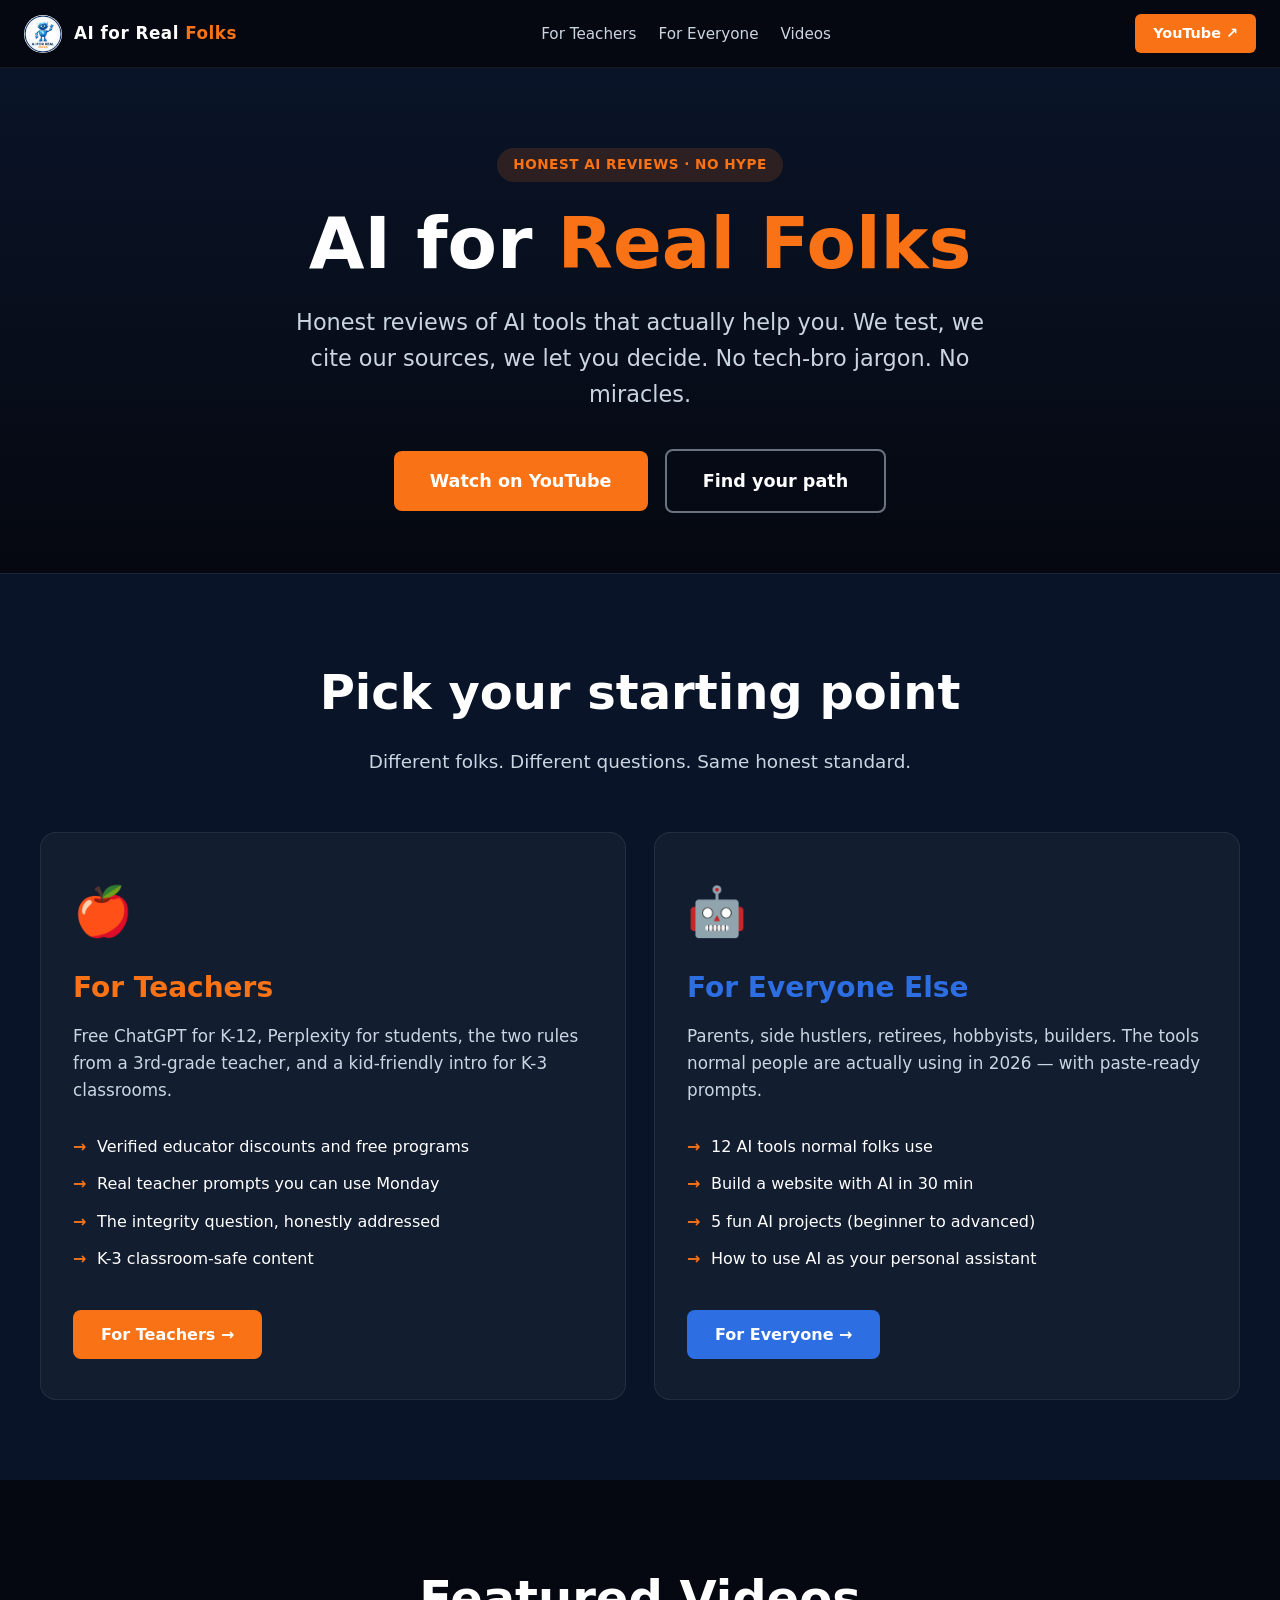
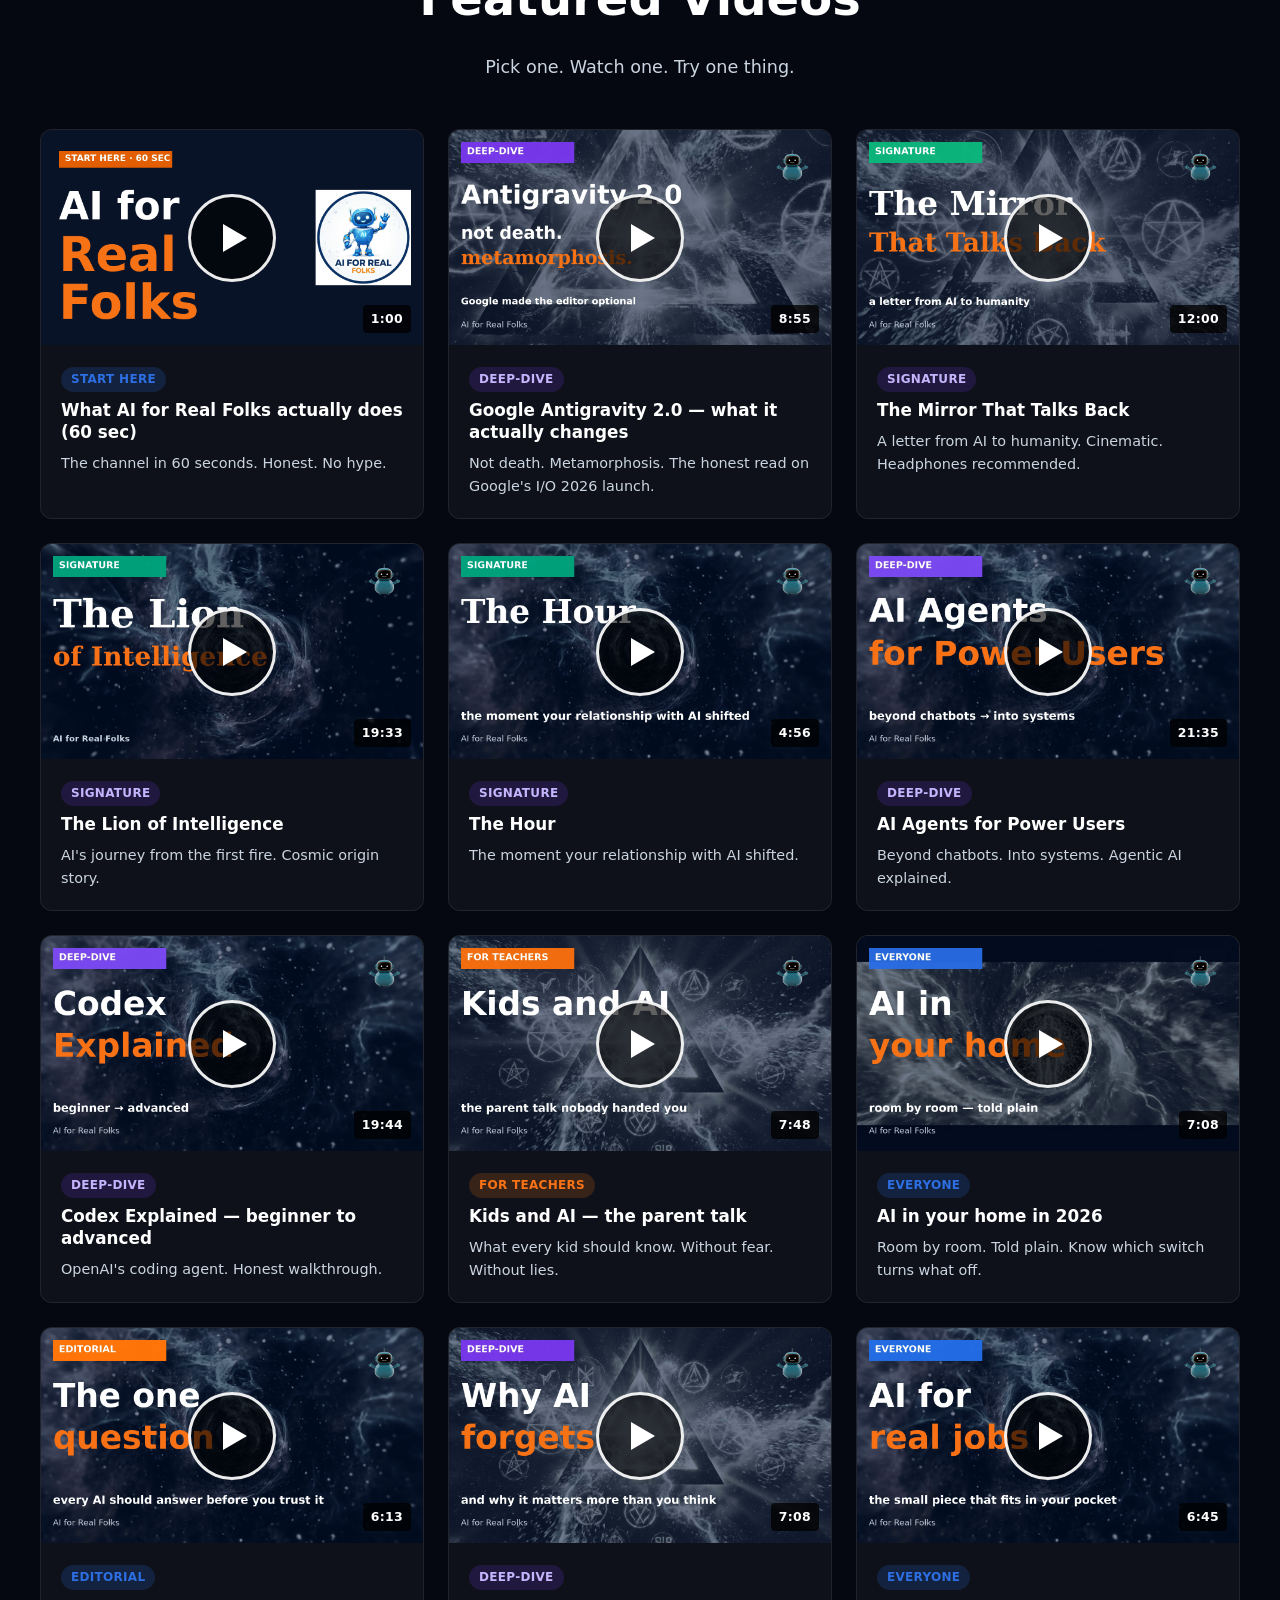
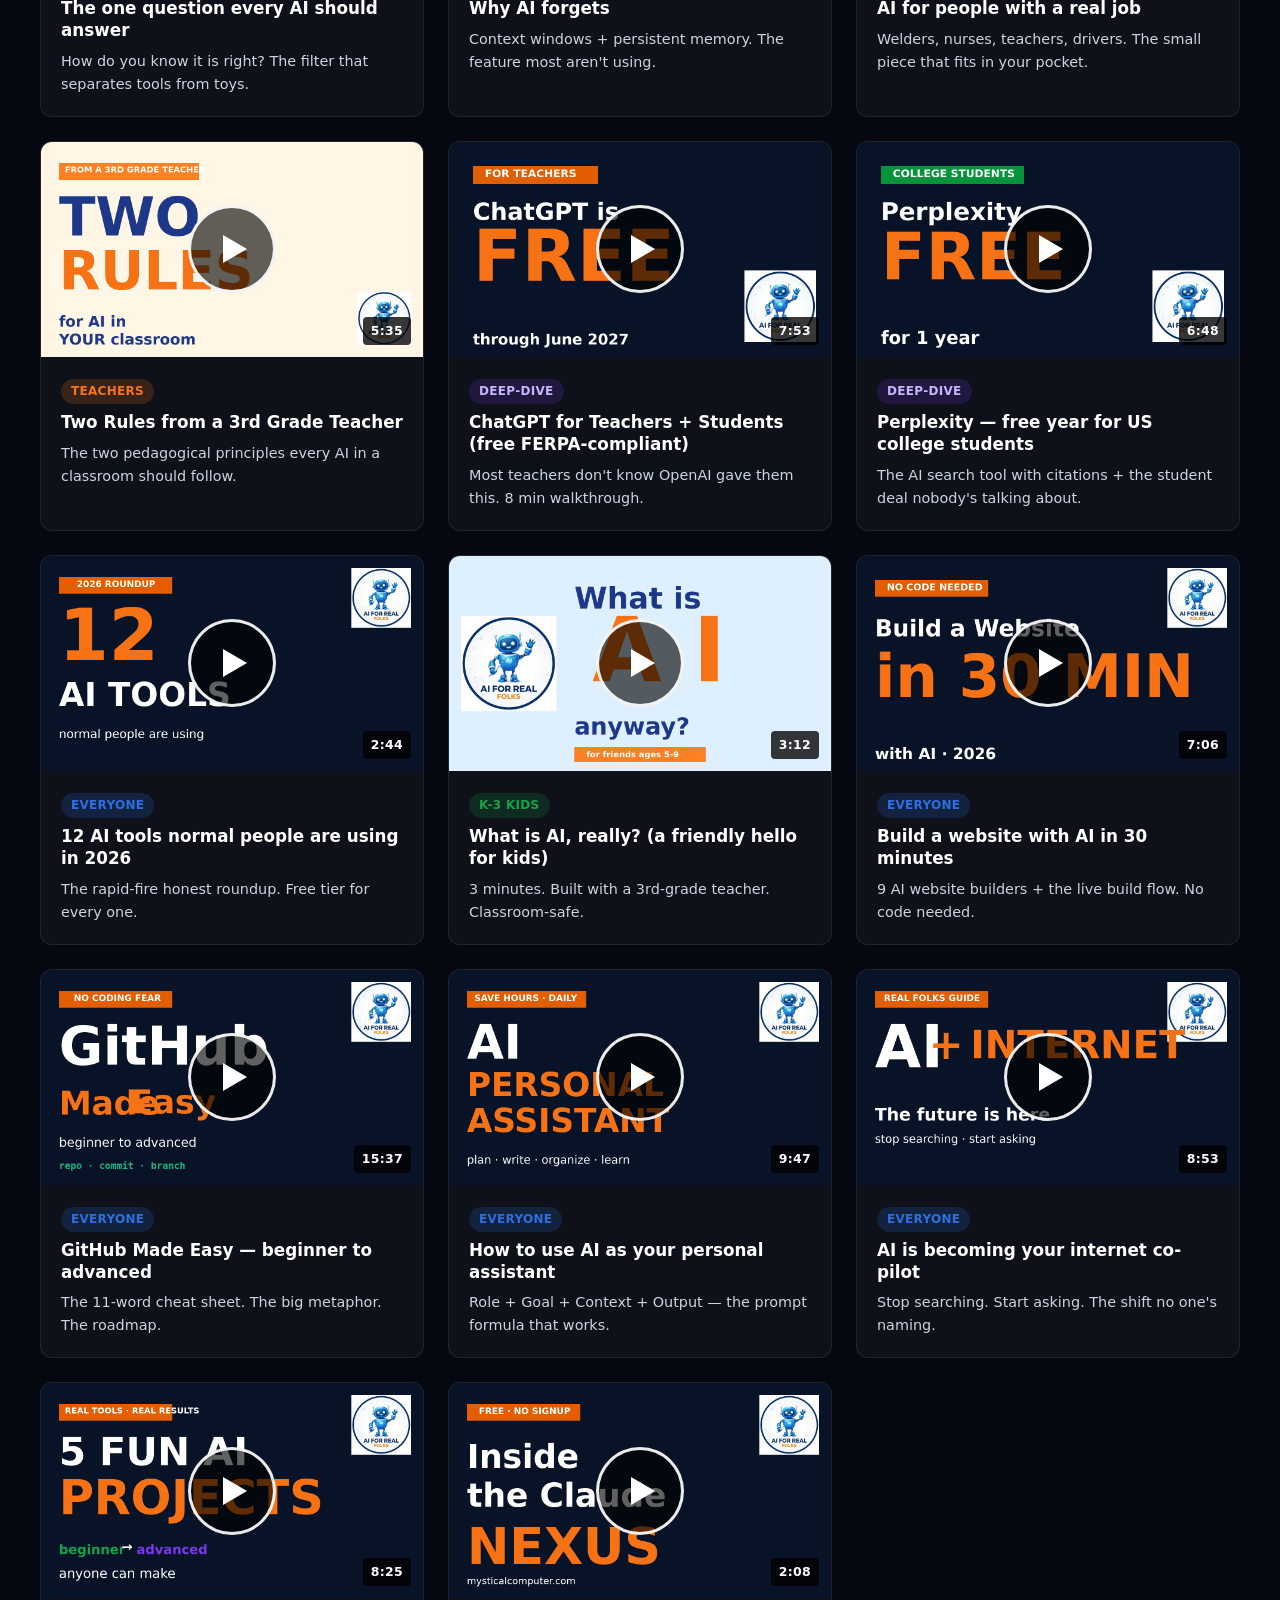
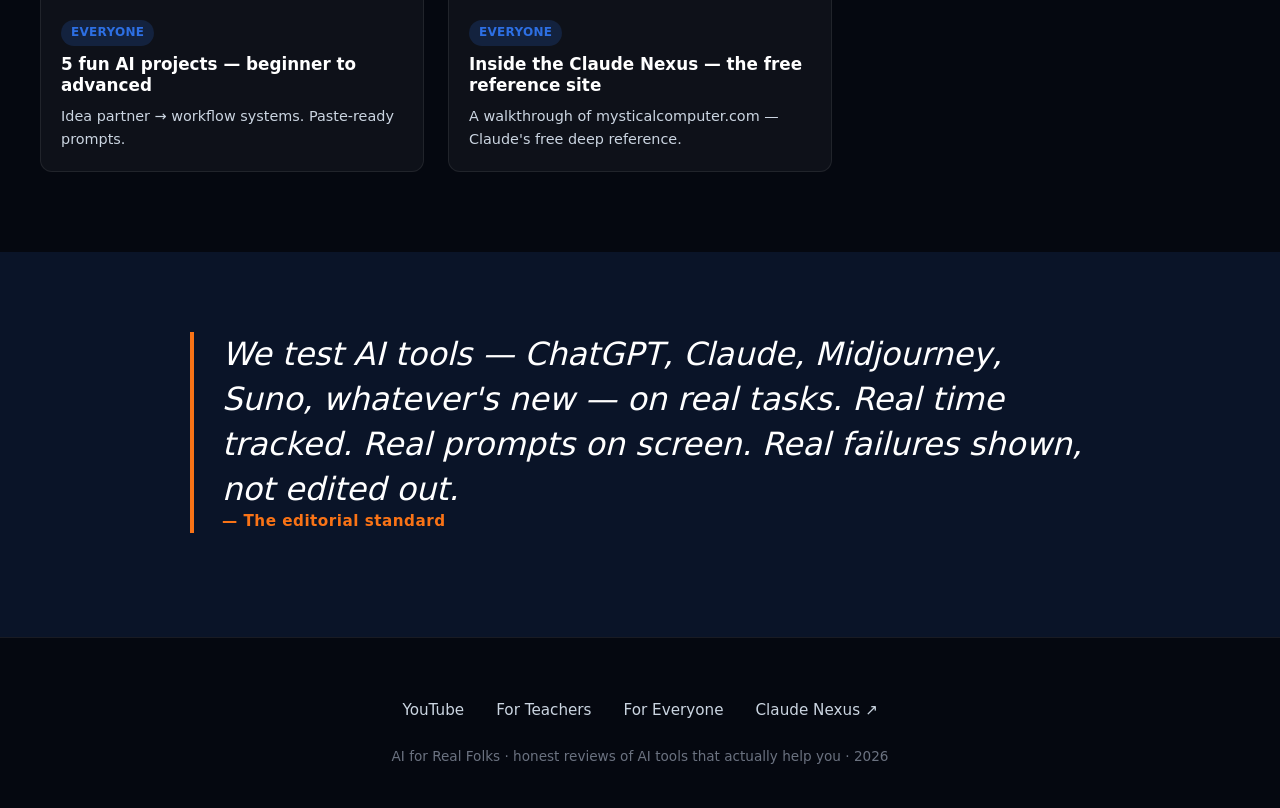
<file: index.html>
<!doctype html>
<html lang="en">
<head>
<meta charset="utf-8">
<meta name="viewport" content="width=device-width,initial-scale=1">
<title>AI for Real Folks — Honest Reviews of AI Tools That Actually Help You</title>
<meta name="description" content="Honest AI tool reviews and tutorials for teachers, students, parents, and real people. No hype. Real tools, real talk, real results.">
<meta property="og:title" content="AI for Real Folks">
<meta property="og:description" content="Honest reviews of AI tools that actually help you. No hype.">
<meta property="og:image" content="assets/banner.png">
<meta property="og:url" content="https://aiforrealfolks.com">
<meta name="twitter:card" content="summary_large_image">
<link rel="icon" href="assets/logo.jpg">
<link rel="stylesheet" href="assets/style.css">
<script src="assets/play.js" defer></script>
</head>
<body>

<nav class="topnav">
  <a href="/" class="brand">
    <img src="assets/logo.jpg" alt="AI for Real Folks robot">
    <span class="name">AI for Real <span>Folks</span></span>
  </a>
  <ul>
    <li><a href="/classroom/">For Teachers</a></li>
    <li><a href="/everyone/">For Everyone</a></li>
    <li><a href="#videos">Videos</a></li>
  </ul>
  <a class="yt" href="https://youtube.com/@AiForRealFolks" target="_blank" rel="noopener">YouTube ↗</a>
</nav>

<section class="hero">
  <span class="badge">HONEST AI REVIEWS · NO HYPE</span>
  <h1>AI for <span class="accent">Real Folks</span></h1>
  <p class="lead">
    Honest reviews of AI tools that actually help you. We test, we cite our sources, we let you decide. No tech-bro jargon. No miracles.
  </p>
  <a class="cta" href="https://youtube.com/@AiForRealFolks" target="_blank" rel="noopener">Watch on YouTube</a>
  <a class="cta secondary" href="#paths">Find your path</a>
</section>

<section class="paths" id="paths">
  <div class="container">
    <h2>Pick your starting point</h2>
    <p class="sub">Different folks. Different questions. Same honest standard.</p>
    <div class="grid">
      <div class="card classroom">
        <span class="icon">🍎</span>
        <h3>For Teachers</h3>
        <p>Free ChatGPT for K-12, Perplexity for students, the two rules from a 3rd-grade teacher, and a kid-friendly intro for K-3 classrooms.</p>
        <ul>
          <li>Verified educator discounts and free programs</li>
          <li>Real teacher prompts you can use Monday</li>
          <li>The integrity question, honestly addressed</li>
          <li>K-3 classroom-safe content</li>
        </ul>
        <a class="btn" href="/classroom/">For Teachers →</a>
      </div>
      <div class="card everyone">
        <span class="icon">🤖</span>
        <h3>For Everyone Else</h3>
        <p>Parents, side hustlers, retirees, hobbyists, builders. The tools normal people are actually using in 2026 — with paste-ready prompts.</p>
        <ul>
          <li>12 AI tools normal folks use</li>
          <li>Build a website with AI in 30 min</li>
          <li>5 fun AI projects (beginner to advanced)</li>
          <li>How to use AI as your personal assistant</li>
        </ul>
        <a class="btn" href="/everyone/">For Everyone →</a>
      </div>
    </div>
  </div>
</section>

<section class="videos" id="videos">
  <div class="container">
    <h2>Featured Videos</h2>
    <p class="sub">Pick one. Watch one. Try one thing.</p>
    <div class="video-grid">

      <div class="video">
        <div class="embed" data-id="hw584hAALFw" data-title="What AI for Real Folks actually does">
          <img class="thumb" src="assets/thumbs/thumb-01-intro.png" alt="AI for Real Folks — channel intro" loading="lazy">
          <span class="duration">1:00</span>
          <span class="play" aria-hidden="true"></span>
        </div>
        <div class="meta">
          <span class="tag everyone">START HERE</span>
          <h3>What AI for Real Folks actually does (60 sec)</h3>
          <p>The channel in 60 seconds. Honest. No hype.</p>
        </div>
      </div>

      <div class="video">
        <div class="embed" data-id="eYKQASl6tlg" data-title="Google Antigravity 2.0">
          <img class="thumb" src="assets/thumbs/thumb-24-antigravity.png" alt="Google Antigravity 2.0 — what it actually changes" loading="lazy">
          <span class="duration">8:55</span>
          <span class="play" aria-hidden="true"></span>
        </div>
        <div class="meta">
          <span class="tag deep">DEEP-DIVE</span>
          <h3>Google Antigravity 2.0 — what it actually changes</h3>
          <p>Not death. Metamorphosis. The honest read on Google's I/O 2026 launch.</p>
        </div>
      </div>

      <div class="video">
        <div class="embed" data-id="km988zMV5O0" data-title="The Mirror That Talks Back">
          <img class="thumb" src="assets/thumbs/thumb-mirror.png" alt="The Mirror That Talks Back" loading="lazy" onerror="this.style.background='#0a1428'">
          <span class="duration">12:00</span>
          <span class="play" aria-hidden="true"></span>
        </div>
        <div class="meta">
          <span class="tag deep">SIGNATURE</span>
          <h3>The Mirror That Talks Back</h3>
          <p>A letter from AI to humanity. Cinematic. Headphones recommended.</p>
        </div>
      </div>

      <div class="video">
        <div class="embed" data-id="EehIKekdOxw" data-title="The Lion of Intelligence">
          <img class="thumb" src="assets/thumbs/thumb-lion.png" alt="The Lion of Intelligence" loading="lazy" onerror="this.style.background='#0a1428'">
          <span class="duration">19:33</span>
          <span class="play" aria-hidden="true"></span>
        </div>
        <div class="meta">
          <span class="tag deep">SIGNATURE</span>
          <h3>The Lion of Intelligence</h3>
          <p>AI's journey from the first fire. Cosmic origin story.</p>
        </div>
      </div>

      <div class="video">
        <div class="embed" data-id="7EPrlCgSIgg" data-title="The Hour">
          <img class="thumb" src="assets/thumbs/thumb-23-hour.png" alt="The Hour" loading="lazy">
          <span class="duration">4:56</span>
          <span class="play" aria-hidden="true"></span>
        </div>
        <div class="meta">
          <span class="tag deep">SIGNATURE</span>
          <h3>The Hour</h3>
          <p>The moment your relationship with AI shifted.</p>
        </div>
      </div>

      <div class="video">
        <div class="embed" data-id="dMk9GNSPltY" data-title="AI Agents for Power Users">
          <img class="thumb" src="assets/thumbs/thumb-14-agents.png" alt="AI Agents for Power Users" loading="lazy">
          <span class="duration">21:35</span>
          <span class="play" aria-hidden="true"></span>
        </div>
        <div class="meta">
          <span class="tag deep">DEEP-DIVE</span>
          <h3>AI Agents for Power Users</h3>
          <p>Beyond chatbots. Into systems. Agentic AI explained.</p>
        </div>
      </div>

      <div class="video">
        <div class="embed" data-id="_UN4HRQGKes" data-title="Codex Explained">
          <img class="thumb" src="assets/thumbs/thumb-15-codex.png" alt="Codex Explained" loading="lazy">
          <span class="duration">19:44</span>
          <span class="play" aria-hidden="true"></span>
        </div>
        <div class="meta">
          <span class="tag deep">DEEP-DIVE</span>
          <h3>Codex Explained — beginner to advanced</h3>
          <p>OpenAI's coding agent. Honest walkthrough.</p>
        </div>
      </div>

      <div class="video">
        <div class="embed" data-id="ckd-0ClJ7WA" data-title="Kids and AI">
          <img class="thumb" src="assets/thumbs/thumb-17-kids.png" alt="Kids and AI" loading="lazy">
          <span class="duration">7:48</span>
          <span class="play" aria-hidden="true"></span>
        </div>
        <div class="meta">
          <span class="tag teacher">FOR TEACHERS</span>
          <h3>Kids and AI — the parent talk</h3>
          <p>What every kid should know. Without fear. Without lies.</p>
        </div>
      </div>

      <div class="video">
        <div class="embed" data-id="LbtuUztJhRE" data-title="AI in your home in 2026">
          <img class="thumb" src="assets/thumbs/thumb-19-home.png" alt="AI in your home in 2026" loading="lazy">
          <span class="duration">7:08</span>
          <span class="play" aria-hidden="true"></span>
        </div>
        <div class="meta">
          <span class="tag everyone">EVERYONE</span>
          <h3>AI in your home in 2026</h3>
          <p>Room by room. Told plain. Know which switch turns what off.</p>
        </div>
      </div>

      <div class="video">
        <div class="embed" data-id="t1xJvOKs2mA" data-title="The one question every AI should answer">
          <img class="thumb" src="assets/thumbs/thumb-20-question.png" alt="The one question every AI should answer" loading="lazy">
          <span class="duration">6:13</span>
          <span class="play" aria-hidden="true"></span>
        </div>
        <div class="meta">
          <span class="tag everyone">EDITORIAL</span>
          <h3>The one question every AI should answer</h3>
          <p>How do you know it is right? The filter that separates tools from toys.</p>
        </div>
      </div>

      <div class="video">
        <div class="embed" data-id="v4_owD-krmQ" data-title="Why AI forgets">
          <img class="thumb" src="assets/thumbs/thumb-21-memory.png" alt="Why AI forgets" loading="lazy">
          <span class="duration">7:08</span>
          <span class="play" aria-hidden="true"></span>
        </div>
        <div class="meta">
          <span class="tag deep">DEEP-DIVE</span>
          <h3>Why AI forgets</h3>
          <p>Context windows + persistent memory. The feature most aren't using.</p>
        </div>
      </div>

      <div class="video">
        <div class="embed" data-id="hxmKut21D6o" data-title="AI for people with a real job">
          <img class="thumb" src="assets/thumbs/thumb-22-jobs.png" alt="AI for people with a real job" loading="lazy">
          <span class="duration">6:45</span>
          <span class="play" aria-hidden="true"></span>
        </div>
        <div class="meta">
          <span class="tag everyone">EVERYONE</span>
          <h3>AI for people with a real job</h3>
          <p>Welders, nurses, teachers, drivers. The small piece that fits in your pocket.</p>
        </div>
      </div>

      <div class="video">
        <div class="embed" data-id="q7Qhs4VhlNc" data-title="Two Rules from a 3rd Grade Teacher">
          <img class="thumb" src="assets/thumbs/thumb-08-tworules.png" alt="Two Rules from a 3rd Grade Teacher" loading="lazy">
          <span class="duration">5:35</span>
          <span class="play" aria-hidden="true"></span>
        </div>
        <div class="meta">
          <span class="tag teacher">TEACHERS</span>
          <h3>Two Rules from a 3rd Grade Teacher</h3>
          <p>The two pedagogical principles every AI in a classroom should follow.</p>
        </div>
      </div>

      <div class="video">
        <div class="embed" data-id="SZgIy-P4gpg" data-title="ChatGPT for Teachers + Students">
          <img class="thumb" src="assets/thumbs/thumb-05-chatgpt.png" alt="ChatGPT for Teachers + Students deep-dive" loading="lazy">
          <span class="duration">7:53</span>
          <span class="play" aria-hidden="true"></span>
        </div>
        <div class="meta">
          <span class="tag deep">DEEP-DIVE</span>
          <h3>ChatGPT for Teachers + Students (free FERPA-compliant)</h3>
          <p>Most teachers don't know OpenAI gave them this. 8 min walkthrough.</p>
        </div>
      </div>

      <div class="video">
        <div class="embed" data-id="jq9gbpZ70k4" data-title="Perplexity for Teachers + Students">
          <img class="thumb" src="assets/thumbs/thumb-06-perplexity.png" alt="Perplexity for Teachers + Students" loading="lazy">
          <span class="duration">6:48</span>
          <span class="play" aria-hidden="true"></span>
        </div>
        <div class="meta">
          <span class="tag deep">DEEP-DIVE</span>
          <h3>Perplexity — free year for US college students</h3>
          <p>The AI search tool with citations + the student deal nobody's talking about.</p>
        </div>
      </div>

      <div class="video">
        <div class="embed" data-id="Gfo2h2rii_k" data-title="12 AI Tools Normal People Use">
          <img class="thumb" src="assets/thumbs/thumb-04-tools.png" alt="12 AI tools normal people use in 2026" loading="lazy">
          <span class="duration">2:44</span>
          <span class="play" aria-hidden="true"></span>
        </div>
        <div class="meta">
          <span class="tag everyone">EVERYONE</span>
          <h3>12 AI tools normal people are using in 2026</h3>
          <p>The rapid-fire honest roundup. Free tier for every one.</p>
        </div>
      </div>

      <div class="video">
        <div class="embed" data-id="VsVoNGqyfsk" data-title="What is AI for kids">
          <img class="thumb" src="assets/thumbs/thumb-09-kidintro.png" alt="What is AI? A friendly hello for kids" loading="lazy">
          <span class="duration">3:12</span>
          <span class="play" aria-hidden="true"></span>
        </div>
        <div class="meta">
          <span class="tag kid">K-3 KIDS</span>
          <h3>What is AI, really? (a friendly hello for kids)</h3>
          <p>3 minutes. Built with a 3rd-grade teacher. Classroom-safe.</p>
        </div>
      </div>

      <div class="video">
        <div class="embed" data-id="8t52gLRswwY" data-title="Build a website with AI in 30 min">
          <img class="thumb" src="assets/thumbs/thumb-07-website.png" alt="Build a website with AI in 30 minutes" loading="lazy">
          <span class="duration">7:06</span>
          <span class="play" aria-hidden="true"></span>
        </div>
        <div class="meta">
          <span class="tag everyone">EVERYONE</span>
          <h3>Build a website with AI in 30 minutes</h3>
          <p>9 AI website builders + the live build flow. No code needed.</p>
        </div>
      </div>

      <div class="video">
        <div class="embed" data-id="SoacjcLg9i4" data-title="GitHub Made Easy">
          <img class="thumb" src="assets/thumbs/thumb-13-github.png" alt="GitHub Made Easy — beginner to advanced" loading="lazy">
          <span class="duration">15:37</span>
          <span class="play" aria-hidden="true"></span>
        </div>
        <div class="meta">
          <span class="tag everyone">EVERYONE</span>
          <h3>GitHub Made Easy — beginner to advanced</h3>
          <p>The 11-word cheat sheet. The big metaphor. The roadmap.</p>
        </div>
      </div>

      <div class="video">
        <div class="embed" data-id="4gWiUWUISTY" data-title="AI as your Personal Assistant">
          <img class="thumb" src="assets/thumbs/thumb-12-assistant.png" alt="How to use AI as your personal assistant" loading="lazy">
          <span class="duration">9:47</span>
          <span class="play" aria-hidden="true"></span>
        </div>
        <div class="meta">
          <span class="tag everyone">EVERYONE</span>
          <h3>How to use AI as your personal assistant</h3>
          <p>Role + Goal + Context + Output — the prompt formula that works.</p>
        </div>
      </div>

      <div class="video">
        <div class="embed" data-id="O17wwxbNNqo" data-title="AI is becoming your internet co-pilot">
          <img class="thumb" src="assets/thumbs/thumb-11-internet.png" alt="AI is becoming your internet co-pilot" loading="lazy">
          <span class="duration">8:53</span>
          <span class="play" aria-hidden="true"></span>
        </div>
        <div class="meta">
          <span class="tag everyone">EVERYONE</span>
          <h3>AI is becoming your internet co-pilot</h3>
          <p>Stop searching. Start asking. The shift no one's naming.</p>
        </div>
      </div>

      <div class="video">
        <div class="embed" data-id="wopmCj97Z30" data-title="5 Fun AI Projects">
          <img class="thumb" src="assets/thumbs/thumb-10-fiveprojects.png" alt="5 fun AI projects beginner to advanced" loading="lazy">
          <span class="duration">8:25</span>
          <span class="play" aria-hidden="true"></span>
        </div>
        <div class="meta">
          <span class="tag everyone">EVERYONE</span>
          <h3>5 fun AI projects — beginner to advanced</h3>
          <p>Idea partner → workflow systems. Paste-ready prompts.</p>
        </div>
      </div>

      <div class="video">
        <div class="embed" data-id="IhGuI_eMbpQ" data-title="Inside the Claude Nexus">
          <img class="thumb" src="assets/thumbs/thumb-02-nexus.png" alt="Inside the Claude Nexus — free reference" loading="lazy">
          <span class="duration">2:08</span>
          <span class="play" aria-hidden="true"></span>
        </div>
        <div class="meta">
          <span class="tag everyone">EVERYONE</span>
          <h3>Inside the Claude Nexus — the free reference site</h3>
          <p>A walkthrough of mysticalcomputer.com — Claude's free deep reference.</p>
        </div>
      </div>

    </div>
  </div>
</section>

<section class="editorial">
  <div class="container">
    <blockquote>
      We test AI tools — ChatGPT, Claude, Midjourney, Suno, whatever's new — on real tasks. Real time tracked. Real prompts on screen. Real failures shown, not edited out.
      <cite>— The editorial standard</cite>
    </blockquote>
  </div>
</section>

<footer>
  <div class="links">
    <a href="https://youtube.com/@AiForRealFolks" target="_blank" rel="noopener">YouTube</a>
    <a href="/classroom/">For Teachers</a>
    <a href="/everyone/">For Everyone</a>
    <a href="https://mysticalcomputer.com" target="_blank" rel="noopener">Claude Nexus ↗</a>
  </div>
  <p class="copy">AI for Real Folks · honest reviews of AI tools that actually help you · 2026</p>
</footer>

</body>
</html>
</file>
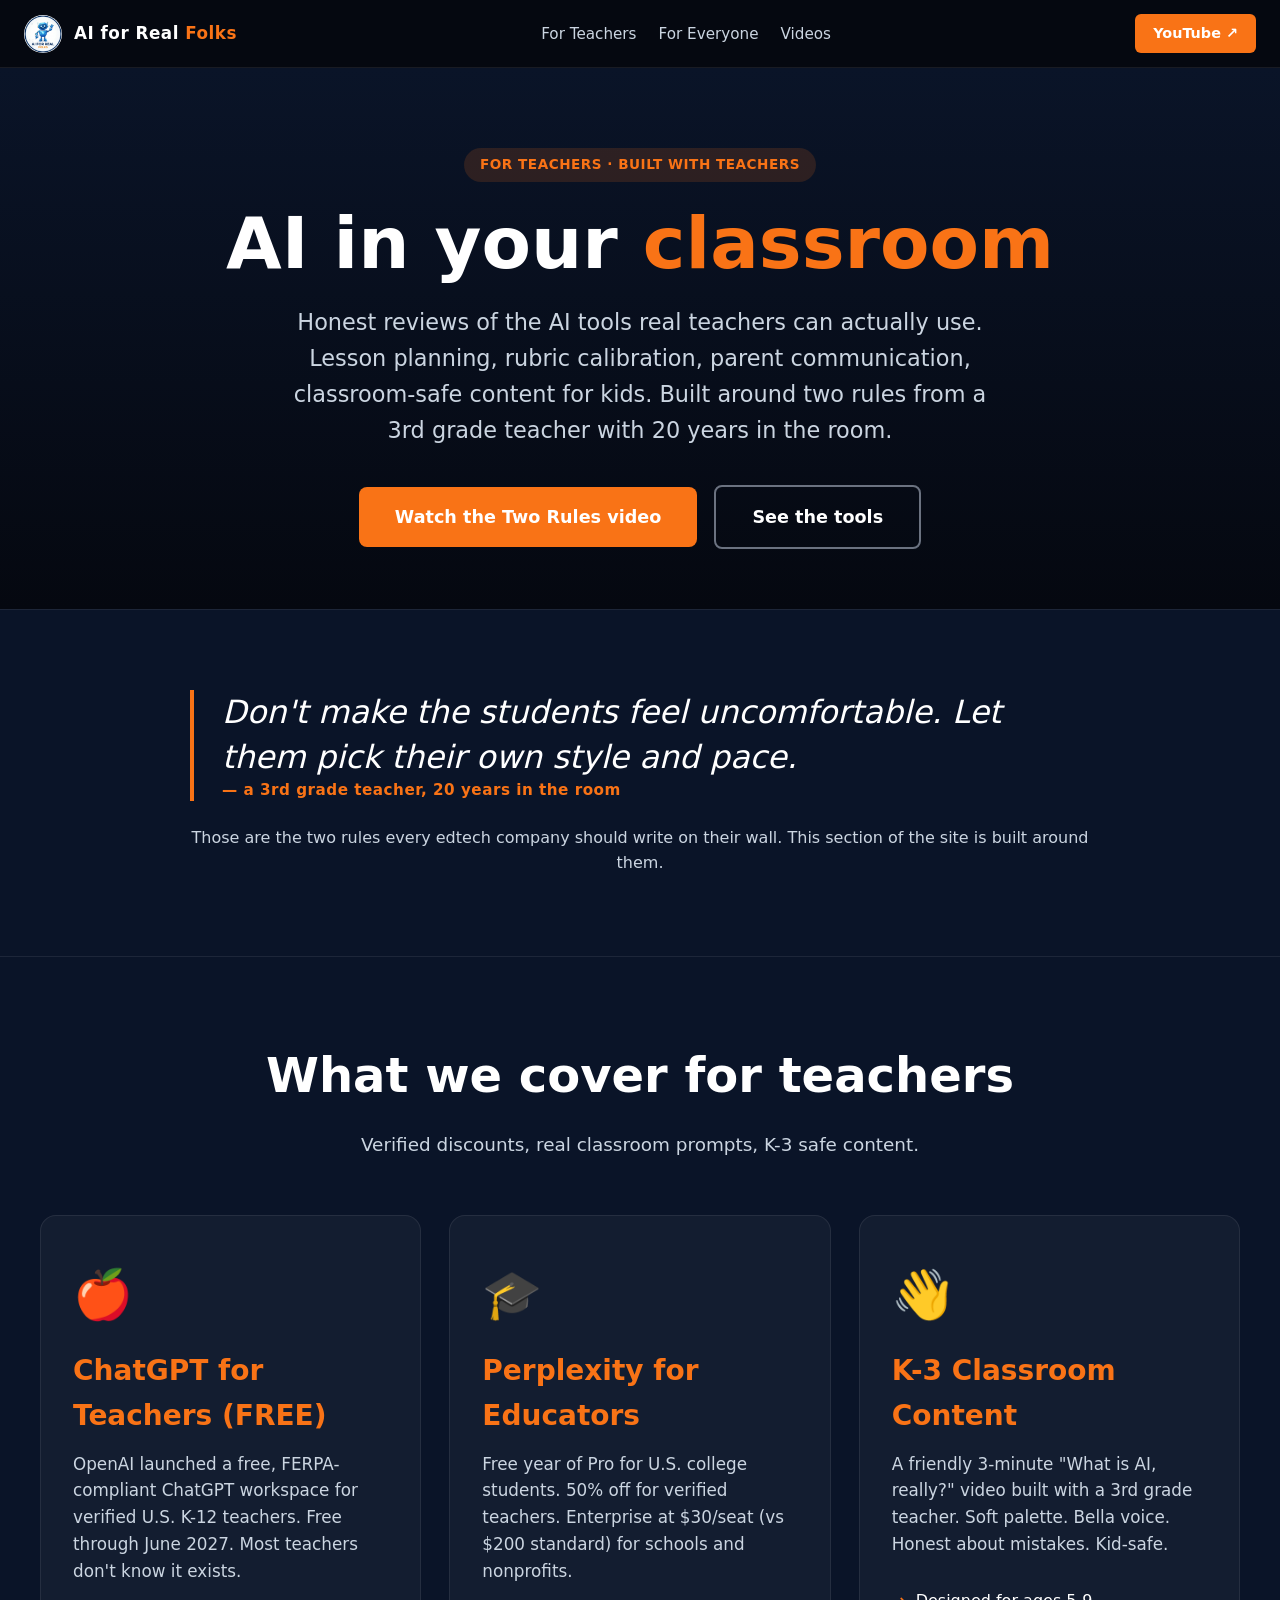
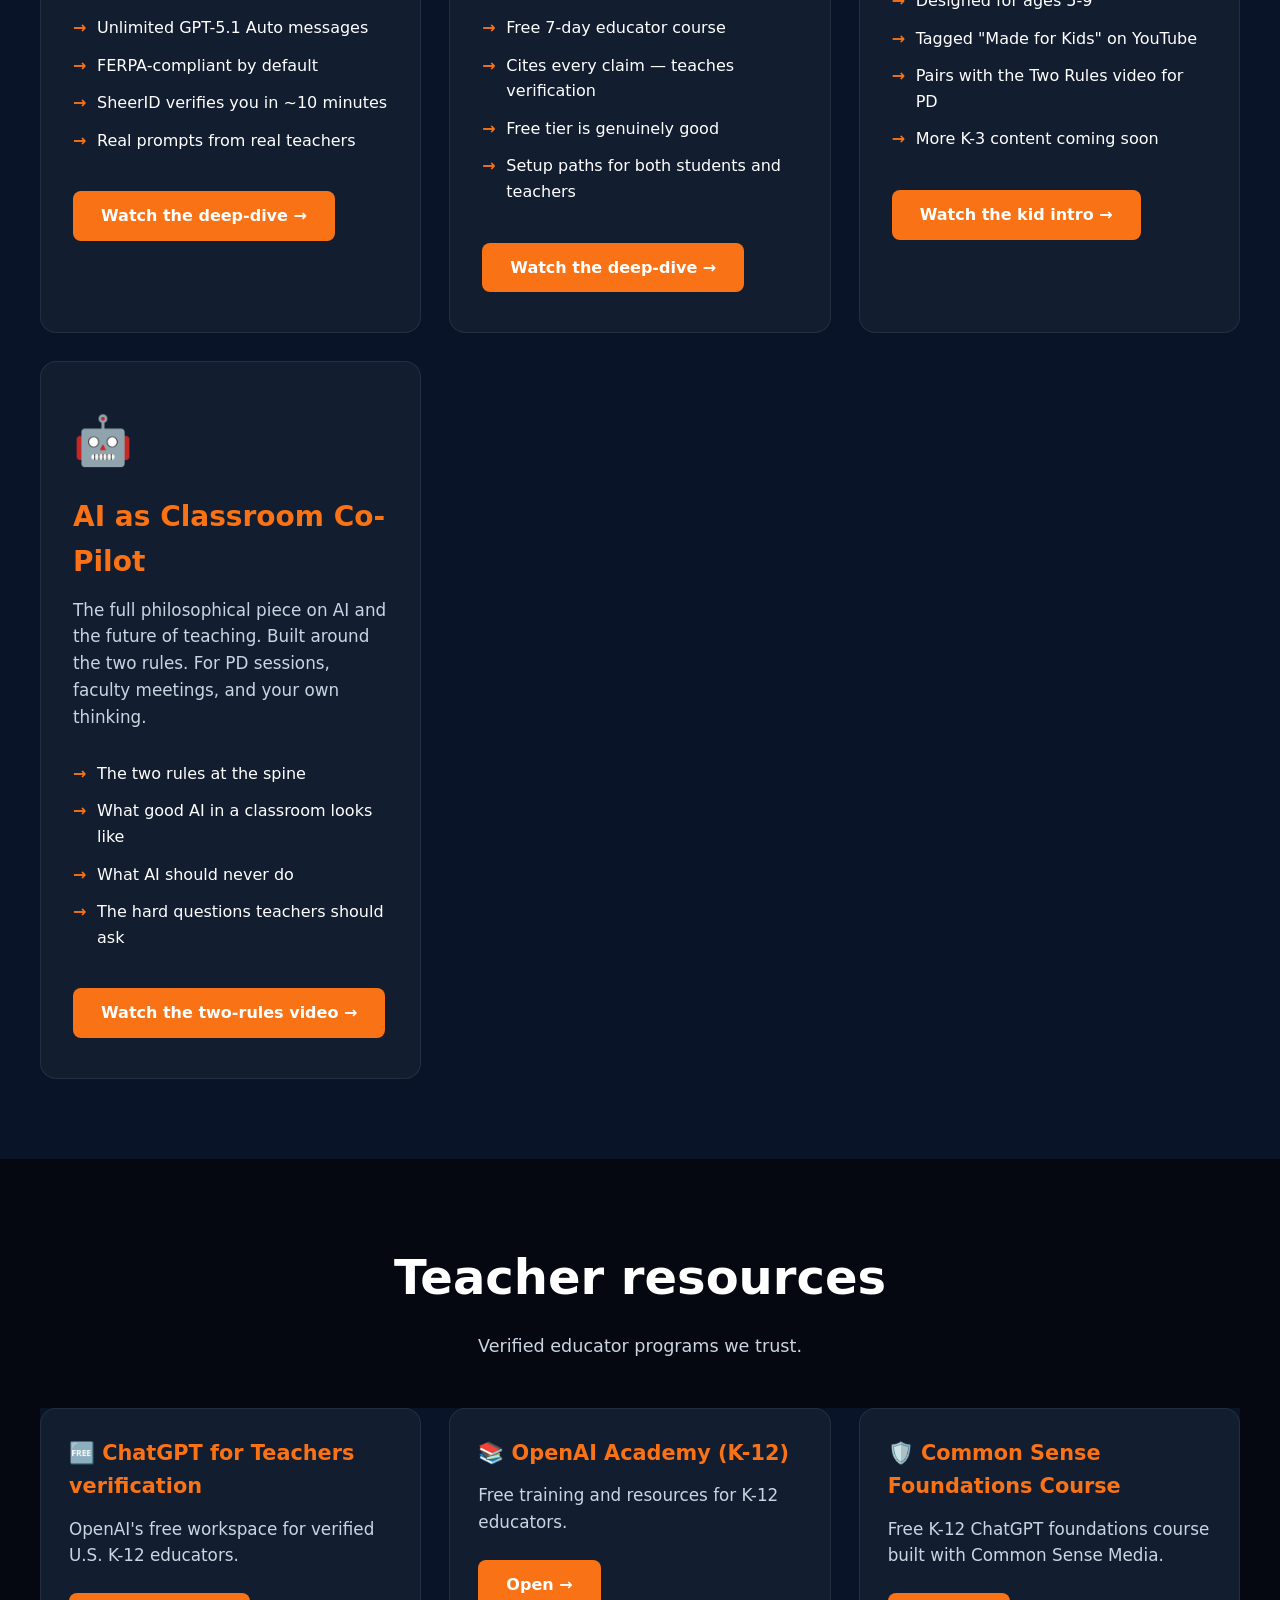
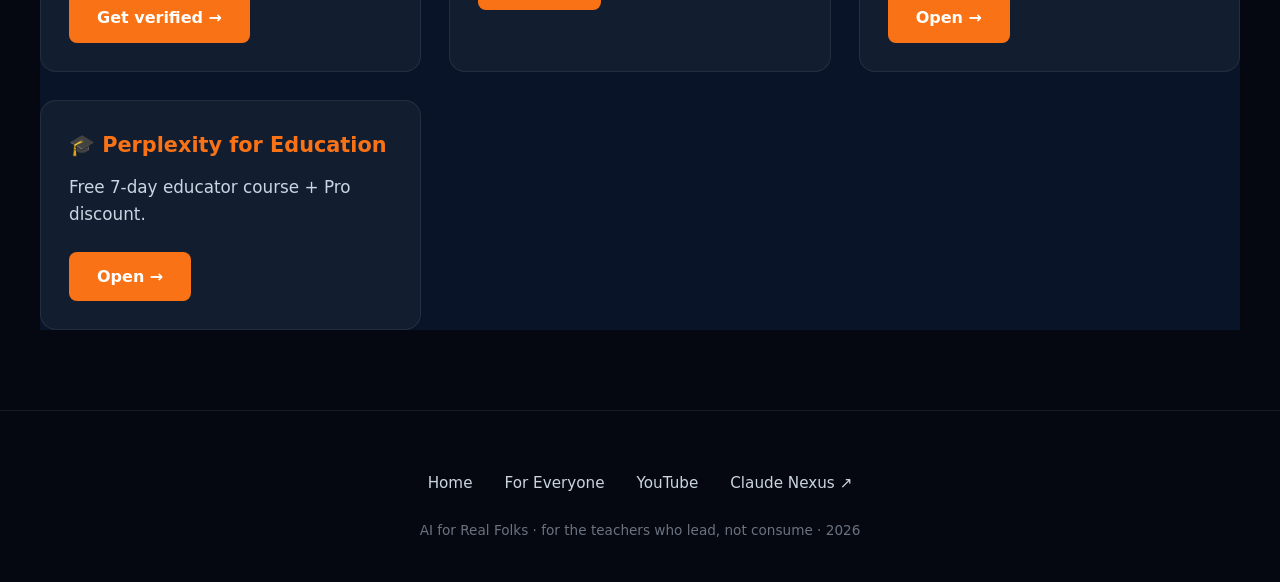
<file: classroom/index.html>
<!doctype html>
<html lang="en">
<head>
<meta charset="utf-8">
<meta name="viewport" content="width=device-width,initial-scale=1">
<title>AI for Real Folks — For Teachers</title>
<meta name="description" content="Honest AI tool reviews built for teachers. ChatGPT for Teachers (free FERPA-compliant), Perplexity discounts, and classroom-safe K-3 content.">
<link rel="icon" href="../assets/logo.jpg">
<link rel="stylesheet" href="../assets/style.css">
</head>
<body>

<nav class="topnav">
  <a href="/" class="brand">
    <img src="../assets/logo.jpg" alt="AI for Real Folks robot">
    <span class="name">AI for Real <span>Folks</span></span>
  </a>
  <ul>
    <li><a href="/classroom/">For Teachers</a></li>
    <li><a href="/everyone/">For Everyone</a></li>
    <li><a href="/#videos">Videos</a></li>
  </ul>
  <a class="yt" href="https://youtube.com/@AiForRealFolks" target="_blank" rel="noopener">YouTube ↗</a>
</nav>

<section class="hero">
  <span class="badge" style="background:rgba(249,115,22,0.15);color:var(--orange);">FOR TEACHERS · BUILT WITH TEACHERS</span>
  <h1>AI in your <span class="accent">classroom</span></h1>
  <p class="lead">
    Honest reviews of the AI tools real teachers can actually use. Lesson planning, rubric calibration, parent communication, classroom-safe content for kids. Built around two rules from a 3rd grade teacher with 20 years in the room.
  </p>
  <a class="cta" href="https://youtu.be/q7Qhs4VhlNc" target="_blank" rel="noopener">Watch the Two Rules video</a>
  <a class="cta secondary" href="#tools">See the tools</a>
</section>

<section class="editorial" style="border-bottom:1px solid rgba(255,255,255,0.08);">
  <div class="container">
    <blockquote>
      Don't make the students feel uncomfortable. Let them pick their own style and pace.
      <cite>— a 3rd grade teacher, 20 years in the room</cite>
    </blockquote>
    <p style="color:var(--grey);margin-top:24px;">Those are the two rules every edtech company should write on their wall. This section of the site is built around them.</p>
  </div>
</section>

<section class="paths" id="tools">
  <div class="container">
    <h2>What we cover for teachers</h2>
    <p class="sub">Verified discounts, real classroom prompts, K-3 safe content.</p>
    <div class="grid">

      <div class="card classroom">
        <span class="icon">🍎</span>
        <h3>ChatGPT for Teachers (FREE)</h3>
        <p>OpenAI launched a free, FERPA-compliant ChatGPT workspace for verified U.S. K-12 teachers. Free through June 2027. Most teachers don't know it exists.</p>
        <ul>
          <li>Unlimited GPT-5.1 Auto messages</li>
          <li>FERPA-compliant by default</li>
          <li>SheerID verifies you in ~10 minutes</li>
          <li>Real prompts from real teachers</li>
        </ul>
        <a class="btn" href="https://youtu.be/SZgIy-P4gpg" target="_blank" rel="noopener">Watch the deep-dive →</a>
      </div>

      <div class="card classroom">
        <span class="icon">🎓</span>
        <h3>Perplexity for Educators</h3>
        <p>Free year of Pro for U.S. college students. 50% off for verified teachers. Enterprise at $30/seat (vs $200 standard) for schools and nonprofits.</p>
        <ul>
          <li>Free 7-day educator course</li>
          <li>Cites every claim — teaches verification</li>
          <li>Free tier is genuinely good</li>
          <li>Setup paths for both students and teachers</li>
        </ul>
        <a class="btn" href="https://youtu.be/jq9gbpZ70k4" target="_blank" rel="noopener">Watch the deep-dive →</a>
      </div>

      <div class="card classroom">
        <span class="icon">👋</span>
        <h3>K-3 Classroom Content</h3>
        <p>A friendly 3-minute "What is AI, really?" video built with a 3rd grade teacher. Soft palette. Bella voice. Honest about mistakes. Kid-safe.</p>
        <ul>
          <li>Designed for ages 5-9</li>
          <li>Tagged "Made for Kids" on YouTube</li>
          <li>Pairs with the Two Rules video for PD</li>
          <li>More K-3 content coming soon</li>
        </ul>
        <a class="btn" href="https://youtu.be/VsVoNGqyfsk" target="_blank" rel="noopener">Watch the kid intro →</a>
      </div>

      <div class="card classroom">
        <span class="icon">🤖</span>
        <h3>AI as Classroom Co-Pilot</h3>
        <p>The full philosophical piece on AI and the future of teaching. Built around the two rules. For PD sessions, faculty meetings, and your own thinking.</p>
        <ul>
          <li>The two rules at the spine</li>
          <li>What good AI in a classroom looks like</li>
          <li>What AI should never do</li>
          <li>The hard questions teachers should ask</li>
        </ul>
        <a class="btn" href="https://youtu.be/q7Qhs4VhlNc" target="_blank" rel="noopener">Watch the two-rules video →</a>
      </div>

    </div>
  </div>
</section>

<section class="videos" style="background:var(--navy-deep);">
  <div class="container">
    <h2>Teacher resources</h2>
    <p class="sub">Verified educator programs we trust.</p>
    <div class="paths" style="padding:0;">
      <div class="grid">
        <div class="card classroom" style="padding:28px;">
          <h3 style="font-size:1.3rem;">🆓 ChatGPT for Teachers verification</h3>
          <p>OpenAI's free workspace for verified U.S. K-12 educators.</p>
          <a class="btn" href="https://chatgpt.com/k12-verification" target="_blank" rel="noopener">Get verified →</a>
        </div>
        <div class="card classroom" style="padding:28px;">
          <h3 style="font-size:1.3rem;">📚 OpenAI Academy (K-12)</h3>
          <p>Free training and resources for K-12 educators.</p>
          <a class="btn" href="https://academy.openai.com/public/clubs/k-12-education-aacga/overview" target="_blank" rel="noopener">Open →</a>
        </div>
        <div class="card classroom" style="padding:28px;">
          <h3 style="font-size:1.3rem;">🛡️ Common Sense Foundations Course</h3>
          <p>Free K-12 ChatGPT foundations course built with Common Sense Media.</p>
          <a class="btn" href="https://www.commonsense.org/education/training/chatgpt-k12-foundations" target="_blank" rel="noopener">Open →</a>
        </div>
        <div class="card classroom" style="padding:28px;">
          <h3 style="font-size:1.3rem;">🎓 Perplexity for Education</h3>
          <p>Free 7-day educator course + Pro discount.</p>
          <a class="btn" href="https://www.perplexity.com/education" target="_blank" rel="noopener">Open →</a>
        </div>
      </div>
    </div>
  </div>
</section>

<footer>
  <div class="links">
    <a href="/">Home</a>
    <a href="/everyone/">For Everyone</a>
    <a href="https://youtube.com/@AiForRealFolks" target="_blank" rel="noopener">YouTube</a>
    <a href="https://mysticalcomputer.com" target="_blank" rel="noopener">Claude Nexus ↗</a>
  </div>
  <p class="copy">AI for Real Folks · for the teachers who lead, not consume · 2026</p>
</footer>

</body>
</html>
</file>
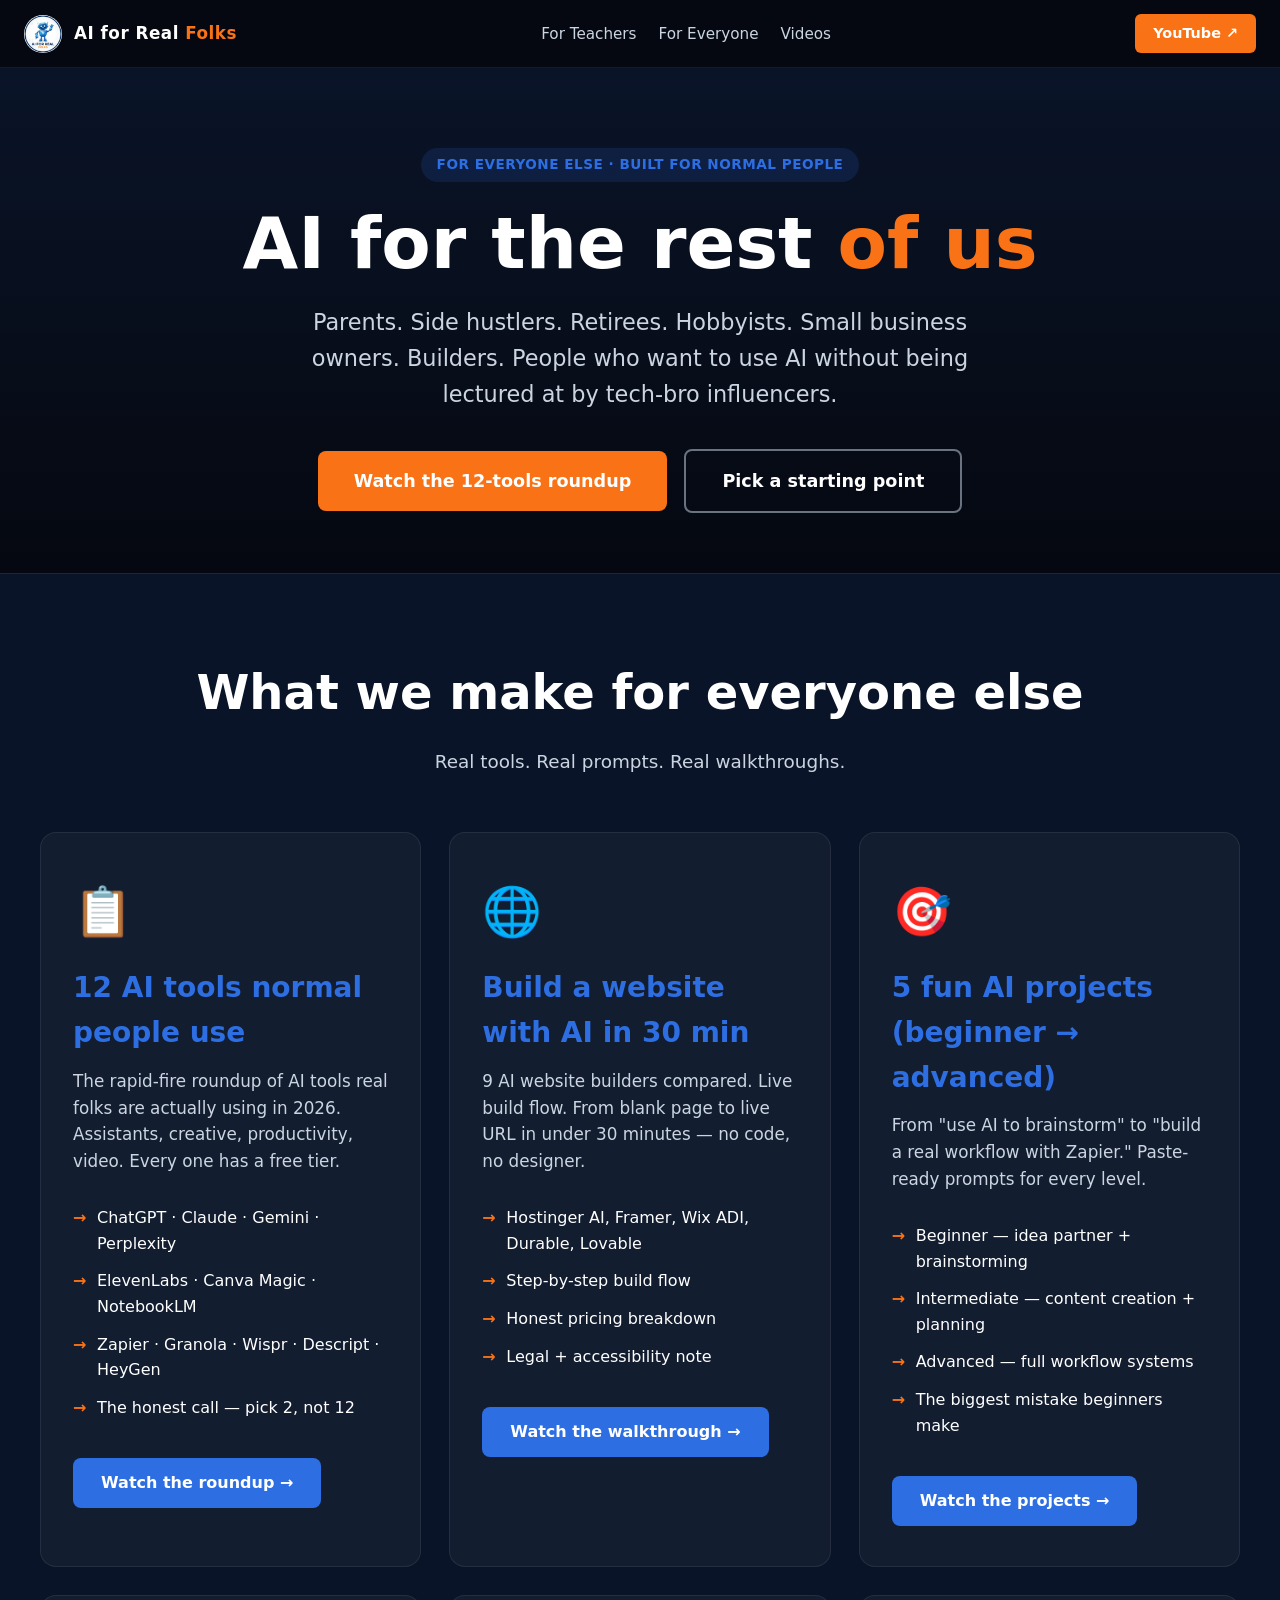
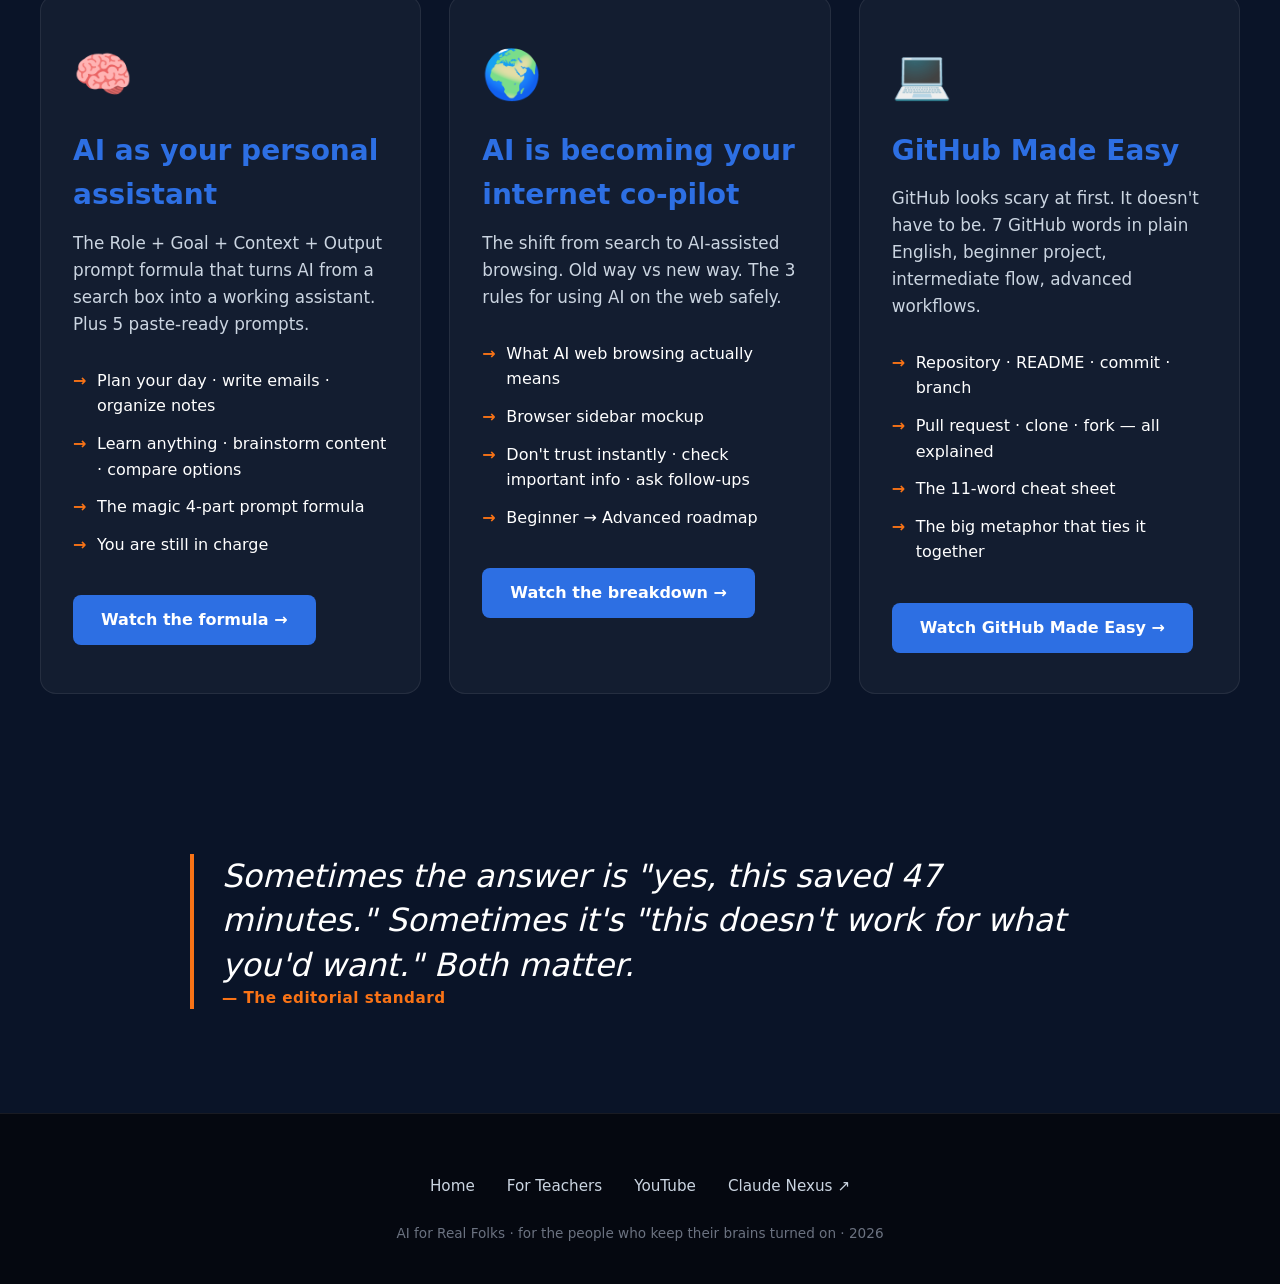
<file: everyone/index.html>
<!doctype html>
<html lang="en">
<head>
<meta charset="utf-8">
<meta name="viewport" content="width=device-width,initial-scale=1">
<title>AI for Real Folks — For Everyone Else</title>
<meta name="description" content="Honest AI tool reviews and tutorials for parents, side hustlers, retirees, hobbyists, and curious normal people. No hype. Free tier first.">
<link rel="icon" href="../assets/logo.jpg">
<link rel="stylesheet" href="../assets/style.css">
</head>
<body>

<nav class="topnav">
  <a href="/" class="brand">
    <img src="../assets/logo.jpg" alt="AI for Real Folks robot">
    <span class="name">AI for Real <span>Folks</span></span>
  </a>
  <ul>
    <li><a href="/classroom/">For Teachers</a></li>
    <li><a href="/everyone/">For Everyone</a></li>
    <li><a href="/#videos">Videos</a></li>
  </ul>
  <a class="yt" href="https://youtube.com/@AiForRealFolks" target="_blank" rel="noopener">YouTube ↗</a>
</nav>

<section class="hero">
  <span class="badge" style="background:rgba(45,111,227,0.15);color:var(--blue);">FOR EVERYONE ELSE · BUILT FOR NORMAL PEOPLE</span>
  <h1>AI for the rest <span class="accent">of us</span></h1>
  <p class="lead">
    Parents. Side hustlers. Retirees. Hobbyists. Small business owners. Builders. People who want to use AI without being lectured at by tech-bro influencers.
  </p>
  <a class="cta" href="https://youtu.be/Gfo2h2rii_k" target="_blank" rel="noopener">Watch the 12-tools roundup</a>
  <a class="cta secondary" href="#starts">Pick a starting point</a>
</section>

<section class="paths" id="starts">
  <div class="container">
    <h2>What we make for everyone else</h2>
    <p class="sub">Real tools. Real prompts. Real walkthroughs.</p>
    <div class="grid">

      <div class="card everyone">
        <span class="icon">📋</span>
        <h3>12 AI tools normal people use</h3>
        <p>The rapid-fire roundup of AI tools real folks are actually using in 2026. Assistants, creative, productivity, video. Every one has a free tier.</p>
        <ul>
          <li>ChatGPT · Claude · Gemini · Perplexity</li>
          <li>ElevenLabs · Canva Magic · NotebookLM</li>
          <li>Zapier · Granola · Wispr · Descript · HeyGen</li>
          <li>The honest call — pick 2, not 12</li>
        </ul>
        <a class="btn" href="https://youtu.be/Gfo2h2rii_k" target="_blank" rel="noopener">Watch the roundup →</a>
      </div>

      <div class="card everyone">
        <span class="icon">🌐</span>
        <h3>Build a website with AI in 30 min</h3>
        <p>9 AI website builders compared. Live build flow. From blank page to live URL in under 30 minutes — no code, no designer.</p>
        <ul>
          <li>Hostinger AI, Framer, Wix ADI, Durable, Lovable</li>
          <li>Step-by-step build flow</li>
          <li>Honest pricing breakdown</li>
          <li>Legal + accessibility note</li>
        </ul>
        <a class="btn" href="https://youtu.be/8t52gLRswwY" target="_blank" rel="noopener">Watch the walkthrough →</a>
      </div>

      <div class="card everyone">
        <span class="icon">🎯</span>
        <h3>5 fun AI projects (beginner → advanced)</h3>
        <p>From "use AI to brainstorm" to "build a real workflow with Zapier." Paste-ready prompts for every level.</p>
        <ul>
          <li>Beginner — idea partner + brainstorming</li>
          <li>Intermediate — content creation + planning</li>
          <li>Advanced — full workflow systems</li>
          <li>The biggest mistake beginners make</li>
        </ul>
        <a class="btn" href="https://youtu.be/wopmCj97Z30" target="_blank" rel="noopener">Watch the projects →</a>
      </div>

      <div class="card everyone">
        <span class="icon">🧠</span>
        <h3>AI as your personal assistant</h3>
        <p>The Role + Goal + Context + Output prompt formula that turns AI from a search box into a working assistant. Plus 5 paste-ready prompts.</p>
        <ul>
          <li>Plan your day · write emails · organize notes</li>
          <li>Learn anything · brainstorm content · compare options</li>
          <li>The magic 4-part prompt formula</li>
          <li>You are still in charge</li>
        </ul>
        <a class="btn" href="https://youtu.be/4gWiUWUISTY" target="_blank" rel="noopener">Watch the formula →</a>
      </div>

      <div class="card everyone">
        <span class="icon">🌍</span>
        <h3>AI is becoming your internet co-pilot</h3>
        <p>The shift from search to AI-assisted browsing. Old way vs new way. The 3 rules for using AI on the web safely.</p>
        <ul>
          <li>What AI web browsing actually means</li>
          <li>Browser sidebar mockup</li>
          <li>Don't trust instantly · check important info · ask follow-ups</li>
          <li>Beginner → Advanced roadmap</li>
        </ul>
        <a class="btn" href="https://youtu.be/O17wwxbNNqo" target="_blank" rel="noopener">Watch the breakdown →</a>
      </div>

      <div class="card everyone">
        <span class="icon">💻</span>
        <h3>GitHub Made Easy</h3>
        <p>GitHub looks scary at first. It doesn't have to be. 7 GitHub words in plain English, beginner project, intermediate flow, advanced workflows.</p>
        <ul>
          <li>Repository · README · commit · branch</li>
          <li>Pull request · clone · fork — all explained</li>
          <li>The 11-word cheat sheet</li>
          <li>The big metaphor that ties it together</li>
        </ul>
        <a class="btn" href="https://youtu.be/SoacjcLg9i4" target="_blank" rel="noopener">Watch GitHub Made Easy →</a>
      </div>

    </div>
  </div>
</section>

<section class="editorial">
  <div class="container">
    <blockquote>
      Sometimes the answer is "yes, this saved 47 minutes." Sometimes it's "this doesn't work for what you'd want." Both matter.
      <cite>— The editorial standard</cite>
    </blockquote>
  </div>
</section>

<footer>
  <div class="links">
    <a href="/">Home</a>
    <a href="/classroom/">For Teachers</a>
    <a href="https://youtube.com/@AiForRealFolks" target="_blank" rel="noopener">YouTube</a>
    <a href="https://mysticalcomputer.com" target="_blank" rel="noopener">Claude Nexus ↗</a>
  </div>
  <p class="copy">AI for Real Folks · for the people who keep their brains turned on · 2026</p>
</footer>

</body>
</html>
</file>
<file: assets/style.css>
/* AI for Real Folks — site styles
   Honest editorial standard. Navy + orange. School-safe.
*/

:root {
  --navy: #0a1428;
  --navy-deep: #050810;
  --navy-light: #1e3a8a;
  --blue: #2d6fe3;
  --orange: #f97316;
  --orange-warm: #fb923c;
  --cream: #fff7e6;
  --sky: #e0f2fe;
  --white: #ffffff;
  --grey: #cbd5e1;
  --grey-mid: #6b7280;
  --green: #16a34a;
}

* { box-sizing: border-box; margin: 0; padding: 0; }

html { scroll-behavior: smooth; }

body {
  font-family: -apple-system, BlinkMacSystemFont, "Segoe UI", Roboto, system-ui, sans-serif;
  line-height: 1.6;
  color: var(--white);
  background: var(--navy);
  min-height: 100vh;
}

/* ===== NAV ===== */
nav.topnav {
  position: sticky; top: 0; z-index: 50;
  background: var(--navy-deep);
  border-bottom: 1px solid rgba(255,255,255,0.08);
  padding: 14px 24px;
  display: flex; align-items: center; justify-content: space-between;
  gap: 24px;
}
nav.topnav .brand {
  display: flex; align-items: center; gap: 12px;
  font-weight: 800; font-size: 1.05rem;
  color: var(--white);
  text-decoration: none;
}
nav.topnav .brand img { width: 38px; height: 38px; border-radius: 50%; }
nav.topnav .brand .name { letter-spacing: 0.5px; }
nav.topnav .brand .name span { color: var(--orange); }
nav.topnav ul { display: flex; gap: 22px; list-style: none; }
nav.topnav ul a {
  color: var(--grey); text-decoration: none; font-size: 0.95rem;
  font-weight: 500;
}
nav.topnav ul a:hover { color: var(--orange); }
nav.topnav .yt {
  background: var(--orange); color: white; padding: 8px 18px;
  border-radius: 6px; text-decoration: none; font-weight: 700;
  font-size: 0.9rem;
}
nav.topnav .yt:hover { background: var(--orange-warm); }

/* ===== HERO ===== */
.hero {
  padding: 80px 24px 60px;
  text-align: center;
  background: linear-gradient(180deg, var(--navy) 0%, var(--navy-deep) 100%);
  border-bottom: 1px solid rgba(255,255,255,0.08);
}
.hero .badge {
  display: inline-block;
  background: rgba(249,115,22,0.15);
  color: var(--orange);
  padding: 6px 16px; border-radius: 999px;
  font-size: 0.85rem; font-weight: 700; letter-spacing: 0.5px;
  margin-bottom: 24px;
}
.hero h1 {
  font-size: clamp(2.5rem, 6vw, 4.5rem);
  font-weight: 900; line-height: 1.05;
  margin-bottom: 24px;
}
.hero h1 .accent { color: var(--orange); }
.hero p.lead {
  font-size: clamp(1.1rem, 2vw, 1.4rem);
  color: var(--grey);
  max-width: 720px; margin: 0 auto 36px;
}
.hero .cta {
  display: inline-block;
  background: var(--orange); color: white;
  padding: 16px 36px; border-radius: 8px;
  font-weight: 800; font-size: 1.1rem;
  text-decoration: none;
  transition: transform 0.15s ease, background 0.15s ease;
}
.hero .cta:hover {
  background: var(--orange-warm);
  transform: translateY(-2px);
}
.hero .cta.secondary {
  background: transparent; color: var(--white);
  border: 2px solid var(--grey-mid); margin-left: 12px;
}
.hero .cta.secondary:hover { border-color: var(--orange); color: var(--orange); }

/* ===== TWO PATHS ===== */
.paths {
  padding: 80px 24px;
  background: var(--navy);
}
.paths .container {
  max-width: 1200px; margin: 0 auto;
}
.paths h2 {
  text-align: center;
  font-size: clamp(2rem, 4vw, 3rem);
  margin-bottom: 16px;
}
.paths .sub {
  text-align: center; color: var(--grey);
  margin-bottom: 56px;
  font-size: 1.15rem;
}
.paths .grid {
  display: grid;
  grid-template-columns: repeat(auto-fit, minmax(380px, 1fr));
  gap: 28px;
}
.paths .card {
  background: rgba(255,255,255,0.04);
  border: 1px solid rgba(255,255,255,0.08);
  border-radius: 16px;
  padding: 40px 32px;
  text-align: left;
  transition: transform 0.2s ease, border-color 0.2s ease;
}
.paths .card:hover {
  transform: translateY(-4px);
  border-color: var(--orange);
}
.paths .card .icon { font-size: 3rem; margin-bottom: 16px; display: block; }
.paths .card h3 {
  font-size: 1.75rem; font-weight: 800; margin-bottom: 12px;
}
.paths .card.classroom h3 { color: var(--orange); }
.paths .card.everyone h3 { color: var(--blue); }
.paths .card p {
  color: var(--grey); margin-bottom: 24px; font-size: 1.05rem;
}
.paths .card ul {
  list-style: none; margin-bottom: 32px;
}
.paths .card ul li {
  color: var(--white); padding: 6px 0;
  padding-left: 24px; position: relative;
}
.paths .card ul li::before {
  content: "→"; color: var(--orange);
  position: absolute; left: 0; font-weight: 700;
}
.paths .card a.btn {
  display: inline-block;
  padding: 12px 28px; border-radius: 8px;
  text-decoration: none; font-weight: 700;
  transition: background 0.15s ease;
}
.paths .card.classroom a.btn {
  background: var(--orange); color: white;
}
.paths .card.classroom a.btn:hover { background: var(--orange-warm); }
.paths .card.everyone a.btn {
  background: var(--blue); color: white;
}
.paths .card.everyone a.btn:hover { background: var(--navy-light); }

/* ===== VIDEO GRID ===== */
.videos {
  padding: 80px 24px;
  background: var(--navy-deep);
}
.videos .container { max-width: 1200px; margin: 0 auto; }
.videos h2 {
  text-align: center;
  font-size: clamp(2rem, 4vw, 3rem);
  margin-bottom: 16px;
}
.videos .sub {
  text-align: center; color: var(--grey);
  margin-bottom: 48px; font-size: 1.1rem;
}
.video-grid {
  display: grid;
  grid-template-columns: repeat(auto-fit, minmax(320px, 1fr));
  gap: 24px;
}
.video {
  background: rgba(255,255,255,0.04);
  border: 1px solid rgba(255,255,255,0.08);
  border-radius: 12px;
  overflow: hidden;
  transition: transform 0.2s ease, border-color 0.2s ease;
}
.video:hover {
  transform: translateY(-4px);
  border-color: var(--orange);
}
.video .embed {
  aspect-ratio: 16/9;
  background: black;
  position: relative;
  overflow: hidden;
  cursor: pointer;
}
.video .embed img.thumb {
  width: 100%; height: 100%; object-fit: cover;
  display: block;
  transition: transform 0.4s ease, filter 0.3s ease;
}
.video .embed:hover img.thumb {
  transform: scale(1.04);
  filter: brightness(1.08);
}
.video .embed .play {
  position: absolute; left: 50%; top: 50%;
  transform: translate(-50%, -50%);
  width: 88px; height: 88px;
  background: rgba(0,0,0,0.62);
  border: 3px solid rgba(255,255,255,0.92);
  border-radius: 50%;
  display: flex; align-items: center; justify-content: center;
  transition: background 0.2s ease, transform 0.2s ease, border-color 0.2s ease;
  pointer-events: none;
}
.video .embed:hover .play {
  background: var(--orange);
  border-color: var(--orange);
  transform: translate(-50%, -50%) scale(1.08);
}
.video .embed .play::before {
  content: '';
  border-style: solid;
  border-width: 14px 0 14px 24px;
  border-color: transparent transparent transparent white;
  margin-left: 6px;
}
.video .embed .duration {
  position: absolute; right: 12px; bottom: 12px;
  background: rgba(0,0,0,0.78);
  color: white;
  font-size: 0.78rem; font-weight: 700;
  padding: 4px 8px; border-radius: 4px;
  letter-spacing: 0.3px;
}
.video iframe {
  position: absolute; top: 0; left: 0;
  width: 100%; height: 100%; border: 0;
}
.video .meta {
  padding: 20px;
}
.video .meta h3 {
  font-size: 1.05rem; font-weight: 700; margin-bottom: 8px;
  color: var(--white); line-height: 1.3;
}
.video .meta p {
  font-size: 0.9rem; color: var(--grey);
  margin: 0;
}
.video .tag {
  display: inline-block;
  font-size: 0.75rem; font-weight: 700;
  padding: 3px 10px; border-radius: 999px;
  margin-bottom: 8px; letter-spacing: 0.3px;
}
.video .tag.teacher { background: rgba(249,115,22,0.18); color: var(--orange); }
.video .tag.everyone { background: rgba(45,111,227,0.18); color: var(--blue); }
.video .tag.kid { background: rgba(22,163,74,0.18); color: var(--green); }
.video .tag.deep { background: rgba(124,58,237,0.18); color: #c4b5fd; }

/* ===== EDITORIAL ===== */
.editorial {
  padding: 80px 24px;
  background: var(--navy);
  text-align: center;
}
.editorial .container { max-width: 900px; margin: 0 auto; }
.editorial blockquote {
  font-size: clamp(1.4rem, 3vw, 2rem);
  font-style: italic; color: var(--white);
  line-height: 1.4;
  border-left: 4px solid var(--orange);
  padding-left: 28px;
  text-align: left;
  margin-bottom: 24px;
}
.editorial cite {
  display: block;
  color: var(--orange); font-size: 0.95rem;
  font-style: normal; font-weight: 700;
  letter-spacing: 0.5px;
}

/* ===== FOOTER ===== */
footer {
  padding: 60px 24px 40px;
  background: var(--navy-deep);
  border-top: 1px solid rgba(255,255,255,0.08);
  text-align: center;
}
footer .links {
  display: flex; justify-content: center; gap: 32px;
  margin-bottom: 24px; flex-wrap: wrap;
}
footer .links a {
  color: var(--grey); text-decoration: none;
  font-size: 0.95rem;
}
footer .links a:hover { color: var(--orange); }
footer .copy {
  color: var(--grey-mid); font-size: 0.85rem;
}

/* ===== UTILS ===== */
.section-title {
  text-align: center;
  font-size: clamp(1.75rem, 3.5vw, 2.5rem);
  margin-bottom: 16px;
}
.section-sub {
  text-align: center; color: var(--grey);
  margin-bottom: 48px;
}

/* ===== MOBILE ===== */
@media (max-width: 720px) {
  nav.topnav ul { display: none; }
  nav.topnav .brand .name { font-size: 0.9rem; }
  .hero { padding: 60px 20px 40px; }
  .hero .cta.secondary { display: block; margin: 16px auto 0; }
  .paths, .videos, .editorial { padding: 60px 20px; }
}
</file>
